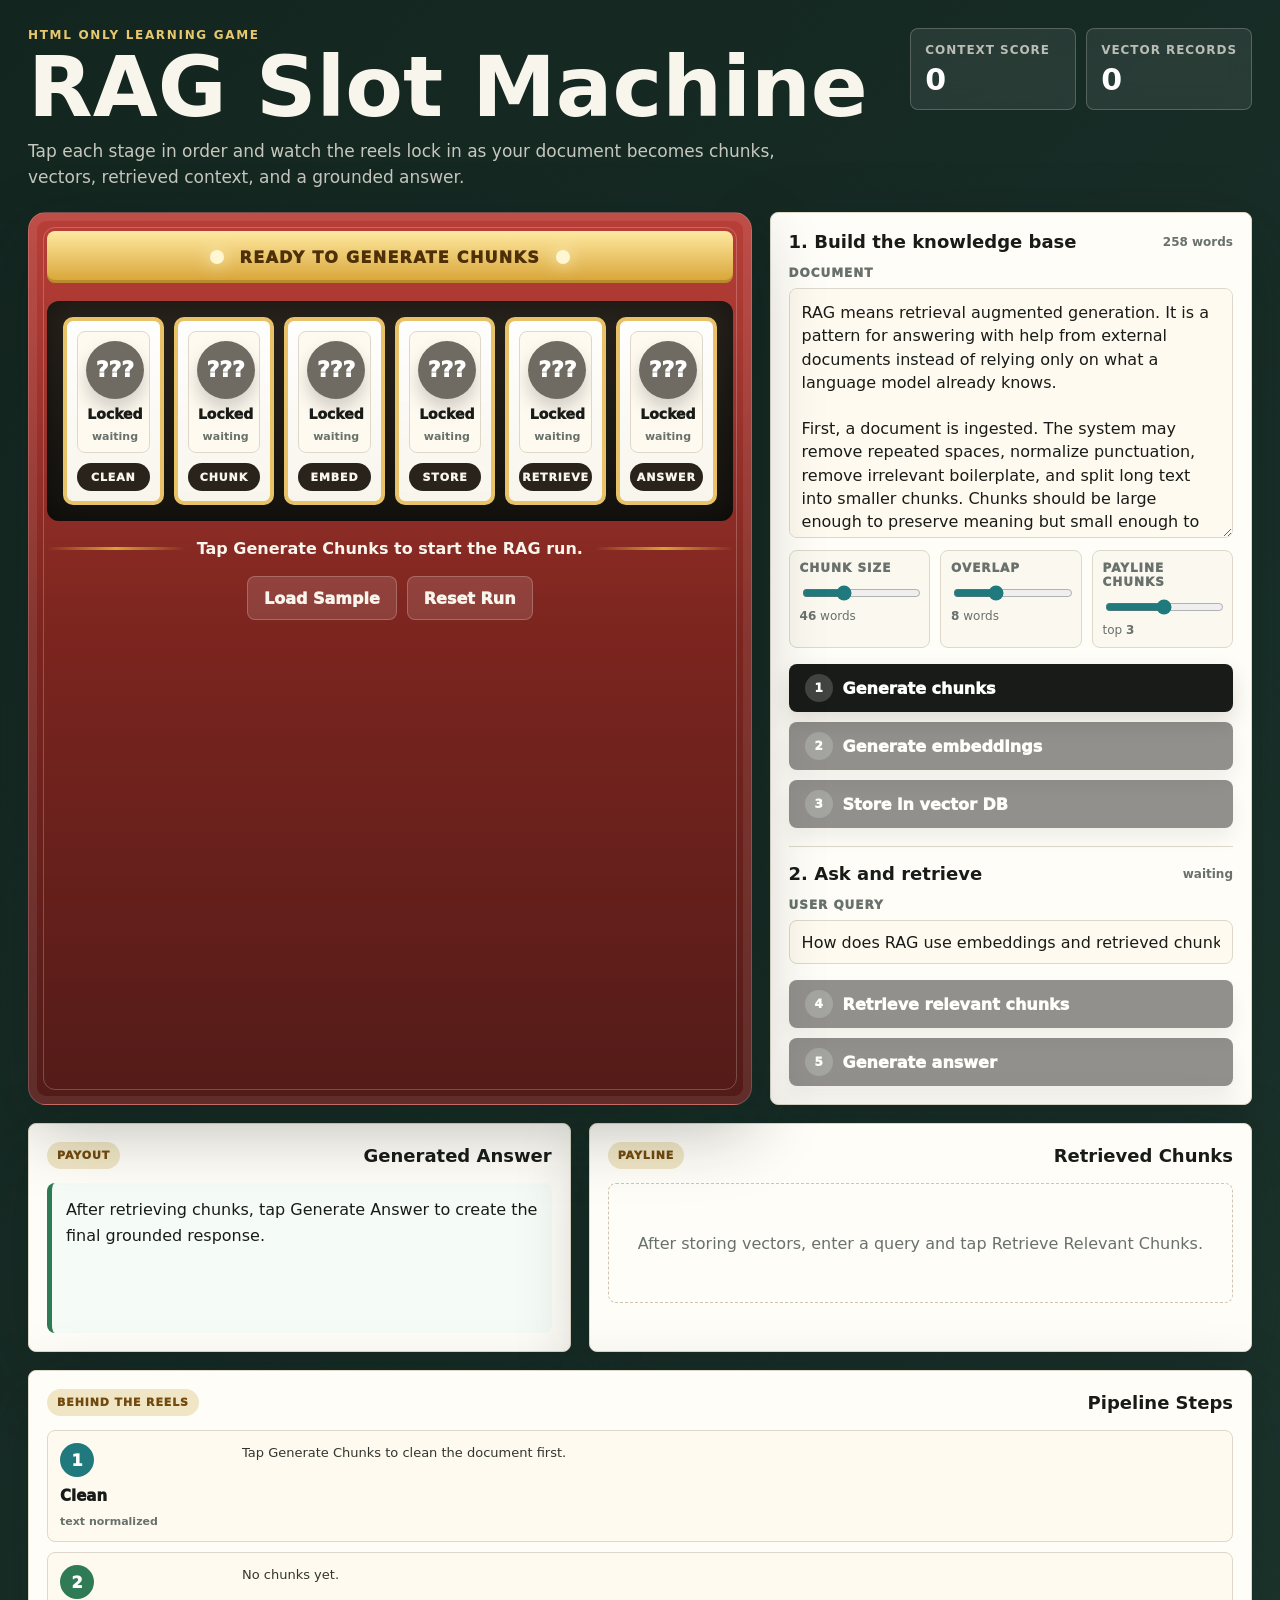
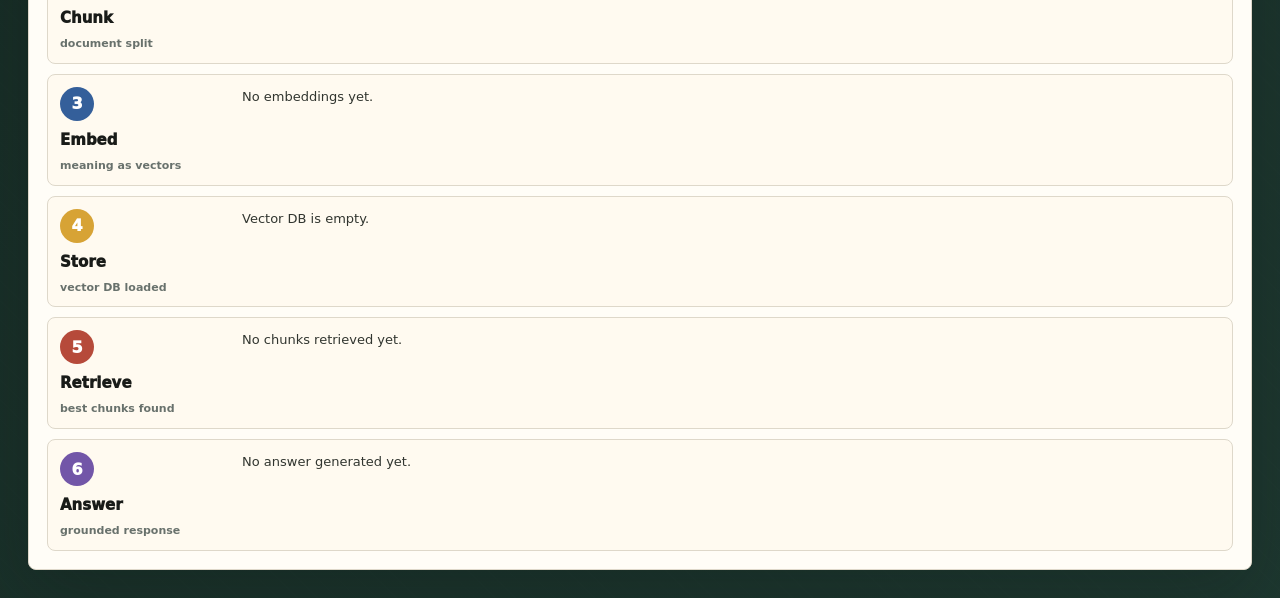
<file: index.html>
<!doctype html>
<html lang="en">
<head>
  <meta charset="utf-8">
  <meta name="viewport" content="width=device-width, initial-scale=1">
  <title>RAG Slot Machine</title>
  <link rel="stylesheet" href="styles.css">
</head>
<body>
  <div class="machine-shell">
    <header class="topbar">
      <div>
        <p class="eyebrow">HTML only learning game</p>
        <h1>RAG Slot Machine</h1>
        <p class="lede">Tap each stage in order and watch the reels lock in as your document becomes chunks, vectors, retrieved context, and a grounded answer.</p>
      </div>
      <div class="scoreboard" aria-label="Simulator score">
        <div>
          <span class="score-label">Context score</span>
          <strong id="contextScore">0</strong>
        </div>
        <div>
          <span class="score-label">Vector records</span>
          <strong id="recordCount">0</strong>
        </div>
      </div>
    </header>

    <main class="layout">
      <section class="cabinet" aria-label="RAG slot machine">
        <div class="cabinet-top">
          <span class="lamp"></span>
          <span id="machineStatus">Ready to generate chunks</span>
          <span class="lamp"></span>
        </div>

        <div class="reels" id="reels"></div>

        <div class="win-line">
          <span></span>
          <strong id="winLineText">Tap the first stage to start the RAG run</strong>
          <span></span>
        </div>

        <div class="machine-controls">
          <button class="ghost-btn" id="sampleBtn" type="button">Load Sample</button>
          <button class="ghost-btn" id="resetBtn" type="button">Reset Run</button>
        </div>
      </section>

      <aside class="control-panel">
        <div class="panel-head">
          <h2>1. Build the knowledge base</h2>
          <span id="wordCount">0 words</span>
        </div>

        <label for="documentInput">Document</label>
        <textarea id="documentInput"></textarea>

        <div class="control-grid">
          <div class="control">
            <label for="chunkSize">Chunk size</label>
            <input id="chunkSize" type="range" min="24" max="90" value="46">
            <span><strong id="chunkSizeValue">46</strong> words</span>
          </div>
          <div class="control">
            <label for="chunkOverlap">Overlap</label>
            <input id="chunkOverlap" type="range" min="0" max="24" value="8">
            <span><strong id="chunkOverlapValue">8</strong> words</span>
          </div>
          <div class="control">
            <label for="topK">Payline chunks</label>
            <input id="topK" type="range" min="1" max="5" value="3">
            <span>top <strong id="topKValue">3</strong></span>
          </div>
        </div>

        <div class="action-stack">
          <button class="stage-action" id="chunkBtn" type="button">
            <span>1</span>
            Generate chunks
          </button>
          <button class="stage-action" id="embedBtn" type="button">
            <span>2</span>
            Generate embeddings
          </button>
          <button class="stage-action" id="storeBtn" type="button">
            <span>3</span>
            Store in vector DB
          </button>
        </div>

        <div class="query-panel">
          <div class="panel-head compact">
            <h2>2. Ask and retrieve</h2>
            <span id="queryStatus">waiting</span>
          </div>

          <label for="queryInput">User query</label>
          <div class="query-row">
            <input id="queryInput" type="text" value="How does RAG use embeddings and retrieved chunks?">
          </div>

          <div class="action-stack two">
            <button class="stage-action" id="retrieveBtn" type="button">
              <span>4</span>
              Retrieve relevant chunks
            </button>
            <button class="stage-action" id="answerBtn" type="button">
              <span>5</span>
              Generate answer
            </button>
          </div>
        </div>
      </aside>
    </main>

    <section class="results-grid">
      <article class="payout-card">
        <div class="card-title">
          <span class="badge">Payout</span>
          <h2>Generated Answer</h2>
        </div>
        <div class="answer-box" id="answerBox">Pull the lever to generate a grounded answer.</div>
      </article>

      <article class="payout-card">
        <div class="card-title">
          <span class="badge">Payline</span>
          <h2>Retrieved Chunks</h2>
        </div>
        <div id="retrievalList" class="retrieval-list"></div>
      </article>

      <article class="payout-card wide">
        <div class="card-title">
          <span class="badge">Behind the reels</span>
          <h2>Pipeline Steps</h2>
        </div>
        <div class="steps" id="steps"></div>
      </article>
    </section>
  </div>

  <script src="app.js"></script>
</body>
</html>
</file>
<file: styles.css>
:root {
  --felt: #13251f;
  --felt-2: #1f3a32;
  --paper: #f8f5ec;
  --panel: #fffdf7;
  --ink: #191b18;
  --muted: #68716c;
  --line: #ded8ca;
  --gold: #d7a335;
  --gold-dark: #9d6818;
  --red: #b64a3a;
  --teal: #207a7d;
  --green: #2e7b55;
  --blue: #345f9a;
  --violet: #7256a8;
  --shadow: 0 24px 70px rgba(13, 24, 20, 0.28);
  --radius: 8px;
  font-family: Inter, ui-sans-serif, system-ui, -apple-system, BlinkMacSystemFont, "Segoe UI", sans-serif;
}

* {
  box-sizing: border-box;
}

body {
  margin: 0;
  min-height: 100vh;
  color: var(--ink);
  background:
    linear-gradient(135deg, rgba(19,37,31,0.95), rgba(31,58,50,0.88)),
    repeating-linear-gradient(45deg, rgba(255,255,255,0.04) 0 1px, transparent 1px 14px),
    var(--felt);
}

button,
textarea,
input {
  font: inherit;
}

button {
  border: 0;
  cursor: pointer;
}

.machine-shell {
  width: min(1440px, 100%);
  margin: 0 auto;
  padding: 28px;
}

.topbar {
  display: flex;
  justify-content: space-between;
  gap: 20px;
  align-items: flex-start;
  color: var(--paper);
  margin-bottom: 22px;
}

.eyebrow {
  margin: 0 0 8px;
  color: #e8c76e;
  text-transform: uppercase;
  letter-spacing: 0.14em;
  font-size: 12px;
  font-weight: 900;
}

h1,
h2,
p {
  margin: 0;
}

h1 {
  font-size: clamp(42px, 7vw, 84px);
  line-height: 0.9;
  letter-spacing: 0;
}

.lede {
  max-width: 780px;
  margin-top: 12px;
  color: rgba(248, 245, 236, 0.78);
  font-size: 17px;
  line-height: 1.55;
}

.scoreboard {
  min-width: 250px;
  display: grid;
  grid-template-columns: 1fr 1fr;
  gap: 10px;
}

.scoreboard > div {
  border: 1px solid rgba(248,245,236,0.22);
  background: rgba(255,255,255,0.08);
  border-radius: var(--radius);
  padding: 14px;
  backdrop-filter: blur(12px);
}

.score-label {
  display: block;
  color: rgba(248,245,236,0.70);
  font-size: 12px;
  font-weight: 900;
  text-transform: uppercase;
  letter-spacing: 0.08em;
}

.scoreboard strong {
  display: block;
  margin-top: 8px;
  color: #fff;
  font-size: 30px;
  line-height: 1;
}

.layout {
  display: grid;
  grid-template-columns: minmax(520px, 1.2fr) minmax(360px, 0.8fr);
  gap: 18px;
  align-items: stretch;
}

.cabinet {
  position: relative;
  border: 1px solid rgba(255,255,255,0.22);
  border-radius: 18px;
  padding: 18px;
  background:
    linear-gradient(180deg, #b93f38, #7d251f 46%, #521b18),
    var(--red);
  box-shadow: var(--shadow), inset 0 0 0 8px rgba(255,255,255,0.08);
  overflow: hidden;
}

.cabinet::before {
  content: "";
  position: absolute;
  inset: 14px;
  border: 1px solid rgba(255,255,255,0.22);
  border-radius: 12px;
  pointer-events: none;
}

.cabinet-top {
  position: relative;
  z-index: 1;
  min-height: 52px;
  display: flex;
  align-items: center;
  justify-content: center;
  gap: 16px;
  border-radius: var(--radius);
  background: linear-gradient(180deg, #ffe9a1, #d7a335);
  color: #4d2f08;
  font-weight: 1000;
  text-transform: uppercase;
  letter-spacing: 0.08em;
  text-align: center;
  box-shadow: inset 0 -3px 0 rgba(77,47,8,0.22);
}

.lamp {
  width: 14px;
  height: 14px;
  border-radius: 50%;
  background: #fff7d1;
  box-shadow: 0 0 18px rgba(255,247,209,0.95);
}

.reels {
  position: relative;
  z-index: 1;
  display: grid;
  grid-template-columns: repeat(6, minmax(0, 1fr));
  gap: 10px;
  margin: 18px 0;
  padding: 16px;
  border-radius: 12px;
  background: linear-gradient(180deg, #29231c, #15130f);
  box-shadow: inset 0 0 30px rgba(0,0,0,0.45);
}

.reel {
  min-height: 188px;
  border-radius: 10px;
  padding: 10px;
  background:
    linear-gradient(180deg, rgba(255,255,255,0.92), rgba(248,245,236,0.96)),
    var(--paper);
  border: 4px solid #e7c268;
  display: grid;
  grid-template-rows: 1fr auto;
  gap: 10px;
  overflow: hidden;
}

.reel-window {
  display: grid;
  place-items: center;
  min-height: 112px;
  border-radius: var(--radius);
  background: #fffaf0;
  border: 1px solid var(--line);
  position: relative;
  overflow: hidden;
}

.reel-symbol {
  display: grid;
  gap: 8px;
  justify-items: center;
  text-align: center;
  padding: 8px;
  animation: settle 220ms ease;
}

.spinning .reel-symbol {
  animation: spin-blur 90ms linear infinite;
}

.symbol-icon {
  width: 58px;
  height: 58px;
  border-radius: 50%;
  display: grid;
  place-items: center;
  color: #fff;
  font-size: 22px;
  font-weight: 1000;
  background: var(--accent);
  box-shadow: 0 10px 18px rgba(0,0,0,0.18);
}

.symbol-name {
  font-size: 14px;
  font-weight: 1000;
  line-height: 1.1;
}

.symbol-detail {
  color: var(--muted);
  font-size: 11px;
  font-weight: 800;
  line-height: 1.25;
}

.reel-label {
  min-height: 28px;
  border-radius: 999px;
  background: #29231c;
  color: var(--paper);
  display: grid;
  place-items: center;
  font-size: 11px;
  font-weight: 1000;
  text-transform: uppercase;
  letter-spacing: 0.08em;
}

.win-line {
  position: relative;
  z-index: 1;
  display: grid;
  grid-template-columns: 1fr auto 1fr;
  align-items: center;
  gap: 12px;
  color: var(--paper);
  text-align: center;
  font-weight: 900;
}

.win-line span {
  height: 3px;
  border-radius: 999px;
  background: linear-gradient(90deg, transparent, var(--gold), transparent);
}

.machine-controls {
  position: relative;
  z-index: 1;
  display: flex;
  gap: 10px;
  flex-wrap: wrap;
  justify-content: center;
  margin-top: 18px;
}

.lever,
.ghost-btn,
.stage-action {
  min-height: 44px;
  border-radius: var(--radius);
  padding: 0 16px;
  display: inline-flex;
  align-items: center;
  justify-content: center;
  gap: 10px;
  font-weight: 1000;
  transition: transform 140ms ease, filter 140ms ease;
}

.lever {
  background: linear-gradient(180deg, #ffe28a, #d69a28);
  color: #4c2d05;
  min-width: 170px;
}

.lever:hover,
.ghost-btn:hover,
.stage-action:hover:not(:disabled) {
  transform: translateY(-1px);
  filter: brightness(1.03);
}

button:disabled {
  cursor: not-allowed;
  opacity: 0.48;
}

.lever-knob {
  width: 20px;
  height: 20px;
  border-radius: 50%;
  background: var(--red);
  box-shadow: inset 0 -3px 0 rgba(0,0,0,0.18);
}

.ghost-btn {
  border: 1px solid rgba(255,255,255,0.22);
  background: rgba(255,255,255,0.12);
  color: var(--paper);
}

.reel.done {
  border-color: #ffe28a;
  box-shadow: 0 0 0 3px rgba(255,226,138,0.20), inset 0 0 20px rgba(46,123,85,0.10);
}

.reel.active {
  transform: translateY(-2px);
}

.control-panel,
.payout-card {
  background: var(--panel);
  border: 1px solid var(--line);
  border-radius: var(--radius);
  box-shadow: var(--shadow);
}

.control-panel {
  padding: 18px;
}

.panel-head,
.card-title {
  display: flex;
  align-items: center;
  justify-content: space-between;
  gap: 12px;
  margin-bottom: 14px;
}

.panel-head h2,
.card-title h2 {
  font-size: 18px;
}

.panel-head span {
  color: var(--muted);
  font-size: 12px;
  font-weight: 900;
}

.panel-head.compact {
  margin: 0 0 4px;
}

label {
  display: block;
  margin: 14px 0 8px;
  color: var(--muted);
  font-size: 12px;
  font-weight: 1000;
  letter-spacing: 0.08em;
  text-transform: uppercase;
}

textarea,
input[type="text"] {
  width: 100%;
  border: 1px solid var(--line);
  border-radius: var(--radius);
  background: #fffaf0;
  color: var(--ink);
  outline: none;
}

textarea {
  min-height: 250px;
  padding: 12px;
  resize: vertical;
  line-height: 1.45;
}

input[type="text"] {
  min-height: 44px;
  padding: 0 12px;
}

textarea:focus,
input[type="text"]:focus {
  border-color: rgba(32,122,125,0.65);
  box-shadow: 0 0 0 3px rgba(32,122,125,0.14);
}

.control-grid {
  display: grid;
  grid-template-columns: repeat(3, minmax(0, 1fr));
  gap: 10px;
  margin-top: 8px;
}

.control {
  border: 1px solid var(--line);
  border-radius: var(--radius);
  padding: 10px;
  background: #fbf8ef;
}

.control label {
  margin-top: 0;
}

input[type="range"] {
  width: 100%;
  accent-color: var(--teal);
}

.control span {
  display: block;
  margin-top: 4px;
  color: var(--muted);
  font-size: 12px;
}

.query-row {
  display: block;
}

.action-stack {
  display: grid;
  gap: 10px;
  margin-top: 16px;
}

.action-stack.two {
  grid-template-columns: 1fr;
}

.stage-action {
  width: 100%;
  justify-content: flex-start;
  background: var(--ink);
  color: #fff;
  min-height: 48px;
  box-shadow: 0 10px 22px rgba(25,27,24,0.14);
}

.stage-action span {
  width: 28px;
  height: 28px;
  border-radius: 50%;
  display: grid;
  place-items: center;
  background: rgba(255,255,255,0.18);
  font-size: 12px;
}

.stage-action.done {
  background: linear-gradient(180deg, #2e7b55, #245f43);
}

.query-panel {
  margin-top: 18px;
  padding-top: 16px;
  border-top: 1px solid var(--line);
}

.results-grid {
  display: grid;
  grid-template-columns: 0.9fr 1.1fr;
  gap: 18px;
  margin-top: 18px;
}

.payout-card {
  padding: 18px;
}

.payout-card.wide {
  grid-column: 1 / -1;
}

.badge {
  border-radius: 999px;
  background: #f0e5c5;
  color: #714a0e;
  font-size: 11px;
  font-weight: 1000;
  text-transform: uppercase;
  letter-spacing: 0.08em;
  padding: 7px 10px;
}

.answer-box {
  min-height: 150px;
  border-left: 5px solid var(--green);
  border-radius: var(--radius);
  background: #f5fbf6;
  padding: 14px;
  line-height: 1.6;
  white-space: pre-wrap;
}

.retrieval-list,
.steps {
  display: grid;
  gap: 10px;
}

.retrieval-card,
.step-card {
  border: 1px solid var(--line);
  border-radius: var(--radius);
  background: #fffaf0;
  padding: 12px;
}

.retrieval-top,
.step-top {
  display: flex;
  justify-content: space-between;
  gap: 10px;
  align-items: center;
  font-weight: 1000;
  margin-bottom: 8px;
}

.meter {
  height: 9px;
  background: #ebe2ce;
  border-radius: 999px;
  overflow: hidden;
  margin-bottom: 8px;
}

.meter span {
  display: block;
  height: 100%;
  width: var(--w, 0%);
  background: linear-gradient(90deg, var(--gold), var(--green));
}

.chunk-text,
.step-body {
  color: #31352f;
  font-size: 13px;
  line-height: 1.48;
}

.step-card {
  display: grid;
  grid-template-columns: 170px 1fr;
  gap: 12px;
}

.step-card.done {
  border-color: rgba(46,123,85,0.45);
  background: #f5fbf6;
}

.step-top {
  display: grid;
  justify-items: start;
  align-content: start;
  margin: 0;
}

.step-number {
  width: 34px;
  height: 34px;
  border-radius: 50%;
  display: grid;
  place-items: center;
  background: var(--accent);
  color: #fff;
}

.step-name {
  font-size: 15px;
}

.mini-vector {
  display: grid;
  grid-template-columns: repeat(8, 1fr);
  gap: 3px;
  align-items: end;
  min-height: 28px;
  margin-top: 8px;
}

.mini-vector span {
  min-height: 3px;
  border-radius: 4px 4px 0 0;
  background: linear-gradient(180deg, var(--teal), var(--green));
}

.empty {
  min-height: 120px;
  display: grid;
  place-items: center;
  text-align: center;
  color: var(--muted);
  border: 1px dashed #cfc5b2;
  border-radius: var(--radius);
  padding: 20px;
}

@keyframes spin-blur {
  from { transform: translateY(-12px); filter: blur(1px); opacity: 0.72; }
  to { transform: translateY(12px); filter: blur(1px); opacity: 0.92; }
}

@keyframes settle {
  from { transform: scale(0.94); opacity: 0.45; }
  to { transform: scale(1); opacity: 1; }
}

@media (max-width: 1120px) {
  .layout,
  .results-grid {
    grid-template-columns: 1fr;
  }

  .reels {
    grid-template-columns: repeat(3, minmax(0, 1fr));
  }
}

@media (max-width: 760px) {
  .machine-shell {
    padding: 16px;
  }

  .topbar,
  .scoreboard,
  .control-grid,
  .step-card {
    grid-template-columns: 1fr;
  }

  .topbar {
    display: grid;
  }

  h1 {
    font-size: 46px;
  }

  .reels {
    grid-template-columns: 1fr 1fr;
    padding: 10px;
  }

  .reel {
    min-height: 162px;
  }

  .machine-controls {
    display: grid;
  }

  .lever,
  .ghost-btn,
  .stage-action {
    width: 100%;
  }
}
</file>
